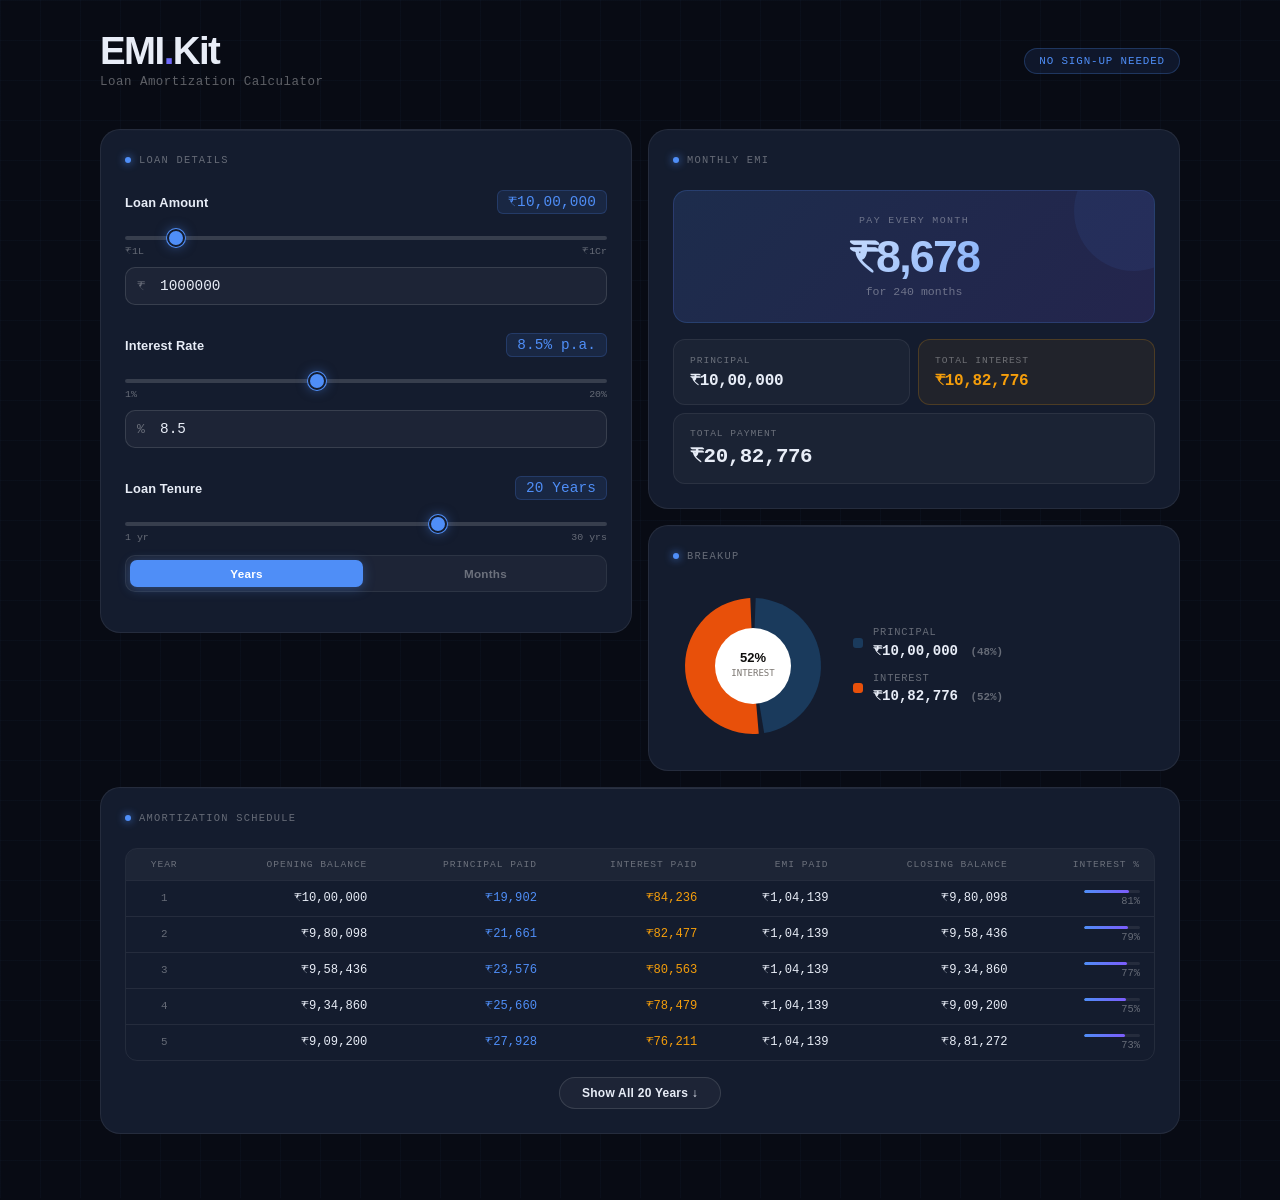
<file: index.html>
<!DOCTYPE html>
<html lang="ta">

<head>
    <meta charset="UTF-8">
    <meta name="viewport" content="width=device-width, initial-scale=1.0">
    <title>EMI Loan Calculator</title>
    <link
        href="https://fonts.googleapis.com/css2?family=Syne:wght@400;500;600;700;800&family=DM+Mono:wght@400;500&display=swap"
        rel="stylesheet">
    <link rel="stylesheet" href="design.css">
</head>

<body>

    <div class="page-wrap">
        <header>
            <div class="logo-area">
                <h1>EMI<span>.</span>Kit</h1>
                <p>Loan Amortization Calculator</p>
            </div>
            <span class="badge">No sign-up needed</span>
        </header>

        <div class="main-grid">

            <!-- INPUT CARD -->
            <div class="card">
                <div class="card-title">Loan Details</div>

                <div class="input-group">
                    <label>Loan Amount <span class="val" id="loanAmtLabel">₹10,00,000</span></label>
                    <input type="range" id="loanAmt" min="100000" max="10000000" step="50000" value="1000000">
                    <div class="range-labels"><span>₹1L</span><span>₹1Cr</span></div>
                    <div class="num-input-wrap" style="margin-top:10px">
                        <span class="prefix">₹</span>
                        <input type="number" id="loanAmtNum" value="1000000" min="100000" max="10000000">
                    </div>
                </div>

                <div class="input-group">
                    <label>Interest Rate <span class="val" id="rateLabel">8.5% p.a.</span></label>
                    <input type="range" id="rate" min="1" max="20" step="0.1" value="8.5">
                    <div class="range-labels"><span>1%</span><span>20%</span></div>
                    <div class="num-input-wrap">
                        <span class="prefix">%</span>
                        <input type="number" id="rateNum" value="8.5" min="1" max="20" step="0.1">
                    </div>
                </div>

                <div class="input-group">
                    <label>Loan Tenure <span class="val" id="tenureLabel">20 Years</span></label>
                    <input type="range" id="tenure" min="1" max="30" step="1" value="20">
                    <div class="range-labels"><span>1 yr</span><span>30 yrs</span></div>

                    <div class="tab-row" style="margin-top:12px">
                        <button class="tab-btn active" id="yrBtn" onclick="setTenureMode('yr')">Years</button>
                        <button class="tab-btn" id="moBtn" onclick="setTenureMode('mo')">Months</button>
                    </div>
                </div>
            </div>

            <!-- RESULTS CARD -->
            <div>
                <div class="card" style="margin-bottom:16px">
                    <div class="card-title">Monthly EMI</div>

                    <div class="emi-big">
                        <div class="label">Pay every month</div>
                        <div class="amount" id="emiAmt">₹8,678</div>
                        <div class="sub" id="emiSubtext">for 240 months</div>
                    </div>

                    <div class="stats-row">
                        <div class="stat-box">
                            <div class="s-label">Principal</div>
                            <div class="s-val" id="principalAmt">₹10,00,000</div>
                        </div>
                        <div class="stat-box highlight">
                            <div class="s-label">Total Interest</div>
                            <div class="s-val" id="interestAmt">₹1,08,275</div>
                        </div>
                        <div class="stat-box" style="grid-column:1/-1">
                            <div class="s-label">Total Payment</div>
                            <div class="s-val" id="totalAmt" style="font-size:1.3rem">₹20,82,756</div>
                        </div>
                    </div>
                </div>

                <!-- CHART CARD -->
                <div class="card">
                    <div class="card-title">Breakup</div>
                    <div class="chart-wrap">
                        <canvas id="pieChart" width="160" height="160"></canvas>
                        <div class="legend">
                            <div class="legend-item">
                                <div class="legend-dot" style="background:#1a3a5c"></div>
                                <div>
                                    <span class="l-label">Principal</span>
                                    <span class="l-val" id="lgPrincipal">₹10,00,000 <span class="l-pct"
                                            id="lgPrincipalPct">(48%)</span></span>
                                </div>
                            </div>
                            <div class="legend-item">
                                <div class="legend-dot" style="background:#e8500a"></div>
                                <div>
                                    <span class="l-label">Interest</span>
                                    <span class="l-val" id="lgInterest">₹10,82,756 <span class="l-pct"
                                            id="lgInterestPct">(52%)</span></span>
                                </div>
                            </div>
                        </div>
                    </div>
                </div>
            </div>

            <!-- AMORTIZATION TABLE -->
            <div class="card table-card">
                <div class="card-title">Amortization Schedule</div>
                <div class="table-scroll">
                    <table>
                        <thead>
                            <tr>
                                <th>Year</th>
                                <th>Opening Balance</th>
                                <th class="principal-col">Principal Paid</th>
                                <th class="interest-col">Interest Paid</th>
                                <th>EMI Paid</th>
                                <th>Closing Balance</th>
                                <th>Interest %</th>
                            </tr>
                        </thead>
                        <tbody id="amortTable"></tbody>
                    </table>
                </div>
                <div class="show-more-wrap">
                    <button class="show-more-btn" id="showMoreBtn" onclick="toggleTable()">Show All Years ↓</button>
                </div>
            </div>

        </div>
    </div>

    <script src="logic.js"></script>
</body>

</html>
</file>
<file: design.css>
*,
 *::before,
 *::after {
     box-sizing: border-box;
     margin: 0;
     padding: 0;
 }

 :root {
     --bg: #080b14;
     --surface: #0f1623;
     --card: #141c2e;
     --card2: #192035;
     --border: rgba(255, 255, 255, 0.07);
     --border2: rgba(255, 255, 255, 0.12);
     --accent: #4f8ef7;
     --accent2: #7c5cfc;
     --green: #22d3a0;
     --amber: #f59e0b;
     --muted: rgba(255, 255, 255, 0.35);
     --text: #e8edf7;
     --radius: 20px;
     --font: 'Plus Jakarta Sans', sans-serif;
     --mono: 'JetBrains Mono', monospace;
 }

 body {
     font-family: var(--font);
     background: var(--bg);
     color: var(--text);
     min-height: 100vh;
     padding: 2rem 1.25rem 4rem;
     /* Subtle grid pattern */
     background-image:
         linear-gradient(rgba(79, 142, 247, 0.03) 1px, transparent 1px),
         linear-gradient(90deg, rgba(79, 142, 247, 0.03) 1px, transparent 1px);
     background-size: 40px 40px;
 }

 .page-wrap {
     max-width: 1080px;
     margin: 0 auto;
 }

 /* ── HEADER ── */
 header {
     display: flex;
     align-items: center;
     justify-content: space-between;
     margin-bottom: 2.5rem;
     padding-bottom: 0;
     border-bottom: none;
     gap: 1rem;
     flex-wrap: wrap;
 }

 .logo-area h1 {
     font-size: clamp(1.6rem, 4vw, 2.4rem);
     font-weight: 800;
     line-height: 1;
     letter-spacing: -0.04em;
     color: var(--text);
 }

 .logo-area h1 span {
     background: linear-gradient(135deg, var(--accent), var(--accent2));
     -webkit-background-clip: text;
     -webkit-text-fill-color: transparent;
     background-clip: text;
 }

 .logo-area p {
     font-size: 0.78rem;
     color: var(--muted);
     margin-top: 5px;
     font-family: var(--mono);
     letter-spacing: 0.04em;
 }

 .badge {
     background: rgba(79, 142, 247, 0.1);
     color: var(--accent);
     font-size: 0.68rem;
     font-family: var(--mono);
     padding: 6px 14px;
     border-radius: 100px;
     letter-spacing: 0.08em;
     text-transform: uppercase;
     border: 1px solid rgba(79, 142, 247, 0.25);
     white-space: nowrap;
 }

 /* ── GRID ── */
 .main-grid {
     display: grid;
     grid-template-columns: 1fr 1fr;
     gap: 16px;
     align-items: start;
 }

 @media (max-width: 720px) {
     .main-grid {
         grid-template-columns: 1fr;
     }
 }

 /* ── CARDS ── */
 .card {
     background: var(--card);
     border-radius: var(--radius);
     border: 1px solid var(--border);
     padding: 1.5rem;
     position: relative;
     overflow: hidden;
 }

 .card::before {
     content: '';
     position: absolute;
     top: 0;
     left: 0;
     right: 0;
     height: 1px;
     background: linear-gradient(90deg, transparent, rgba(255, 255, 255, 0.1), transparent);
 }

 .card-title {
     font-size: 0.65rem;
     font-family: var(--mono);
     letter-spacing: 0.12em;
     text-transform: uppercase;
     color: var(--muted);
     margin-bottom: 1.5rem;
     display: flex;
     align-items: center;
     gap: 8px;
 }

 .card-title::before {
     content: '';
     display: inline-block;
     width: 6px;
     height: 6px;
     border-radius: 50%;
     background: var(--accent);
     box-shadow: 0 0 8px var(--accent);
 }

 /* ── INPUT GROUP ── */
 .input-group {
     margin-bottom: 1.75rem;
 }

 .input-group:last-child {
     margin-bottom: 0;
 }

 .input-group label {
     display: flex;
     justify-content: space-between;
     align-items: center;
     font-size: 0.8rem;
     font-weight: 600;
     margin-bottom: 12px;
     letter-spacing: 0.01em;
     color: var(--text);
 }

 .input-group label .val {
     font-family: var(--mono);
     font-size: 0.9rem;
     font-weight: 500;
     color: var(--accent);
     background: rgba(79, 142, 247, 0.1);
     padding: 3px 10px;
     border-radius: 6px;
     border: 1px solid rgba(79, 142, 247, 0.2);
 }

 /* ── RANGE SLIDER ── */
 input[type="range"] {
     width: 100%;
     height: 4px;
     -webkit-appearance: none;
     appearance: none;
     background: rgba(255, 255, 255, 0.08);
     border-radius: 100px;
     outline: none;
     cursor: pointer;
     margin-bottom: 6px;
 }

 input[type="range"]::-webkit-slider-runnable-track {
     height: 4px;
     border-radius: 100px;
     background: rgba(255, 255, 255, 0.08);
 }

 input[type="range"]::-webkit-slider-thumb {
     -webkit-appearance: none;
     width: 18px;
     height: 18px;
     border-radius: 50%;
     background: var(--accent);
     border: 2.5px solid var(--card);
     box-shadow: 0 0 0 1px var(--accent), 0 0 12px rgba(79, 142, 247, 0.5);
     cursor: pointer;
     transition: transform 0.15s, box-shadow 0.15s;
     margin-top: -7px;
 }

 input[type="range"]::-webkit-slider-thumb:active {
     transform: scale(1.25);
     box-shadow: 0 0 0 1px var(--accent), 0 0 20px rgba(79, 142, 247, 0.7);
 }

 .range-labels {
     display: flex;
     justify-content: space-between;
     font-size: 0.62rem;
     font-family: var(--mono);
     color: var(--muted);
 }

 /* ── NUMBER INPUT ── */
 .num-input-wrap {
     position: relative;
     margin-top: 10px;
 }

 .num-input-wrap input[type="number"] {
     width: 100%;
     padding: 10px 14px 10px 34px;
     border: 1px solid var(--border2);
     border-radius: 10px;
     font-family: var(--mono);
     font-size: 0.9rem;
     font-weight: 500;
     color: var(--text);
     background: rgba(255, 255, 255, 0.04);
     outline: none;
     transition: border-color 0.2s, background 0.2s;
 }

 .num-input-wrap input[type="number"]:focus {
     border-color: var(--accent);
     background: rgba(79, 142, 247, 0.06);
 }

 .num-input-wrap .prefix {
     position: absolute;
     left: 12px;
     top: 50%;
     transform: translateY(-50%);
     font-family: var(--mono);
     font-size: 0.82rem;
     color: var(--muted);
     pointer-events: none;
 }

 input[type="number"]::-webkit-inner-spin-button,
 input[type="number"]::-webkit-outer-spin-button {
     -webkit-appearance: none;
 }

 /* ── EMI BIG DISPLAY ── */
 .emi-big {
     background: linear-gradient(135deg, rgba(79, 142, 247, 0.15) 0%, rgba(124, 92, 252, 0.15) 100%);
     border: 1px solid rgba(79, 142, 247, 0.2);
     border-radius: 14px;
     padding: 1.5rem;
     text-align: center;
     margin-bottom: 1rem;
     position: relative;
     overflow: hidden;
 }

 .emi-big::after {
     content: '';
     position: absolute;
     top: -40px;
     right: -40px;
     width: 120px;
     height: 120px;
     border-radius: 50%;
     background: rgba(79, 142, 247, 0.08);
 }

 .emi-big .label {
     font-size: 0.62rem;
     font-family: var(--mono);
     letter-spacing: 0.14em;
     text-transform: uppercase;
     color: var(--muted);
     margin-bottom: 8px;
 }

 .emi-big .amount {
     font-size: clamp(1.9rem, 5vw, 2.8rem);
     font-weight: 800;
     background: linear-gradient(135deg, #fff 0%, var(--accent) 100%);
     -webkit-background-clip: text;
     -webkit-text-fill-color: transparent;
     background-clip: text;
     letter-spacing: -0.04em;
     line-height: 1;
 }

 .emi-big .sub {
     font-size: 0.72rem;
     color: var(--muted);
     font-family: var(--mono);
     margin-top: 6px;
 }

 /* ── STATS ROW ── */
 .stats-row {
     display: grid;
     grid-template-columns: 1fr 1fr;
     gap: 8px;
     margin-bottom: 0;
 }

 .stat-box {
     background: rgba(255, 255, 255, 0.03);
     border-radius: 12px;
     padding: 0.9rem 1rem;
     border: 1px solid var(--border);
     transition: border-color 0.2s;
 }

 .stat-box:hover {
     border-color: var(--border2);
 }

 .stat-box .s-label {
     font-size: 0.6rem;
     font-family: var(--mono);
     letter-spacing: 0.1em;
     text-transform: uppercase;
     color: var(--muted);
     margin-bottom: 5px;
 }

 .stat-box .s-val {
     font-size: 1rem;
     font-weight: 700;
     color: var(--text);
     letter-spacing: -0.02em;
     font-family: var(--mono);
 }

 .stat-box.highlight {
     background: rgba(245, 158, 11, 0.06);
     border-color: rgba(245, 158, 11, 0.2);
 }

 .stat-box.highlight .s-val {
     color: var(--amber);
 }

 /* ── PIE CHART ── */
 .chart-wrap {
     display: flex;
     align-items: center;
     gap: 1.25rem;
     margin-top: 0.25rem;
 }

 canvas#pieChart {
     flex-shrink: 0;
 }

 .legend {
     flex: 1;
 }

 .legend-item {
     display: flex;
     align-items: center;
     gap: 10px;
     margin-bottom: 14px;
 }

 .legend-item:last-child {
     margin-bottom: 0;
 }

 .legend-dot {
     width: 10px;
     height: 10px;
     border-radius: 3px;
     flex-shrink: 0;
 }

 .legend-item .l-label {
     font-size: 0.65rem;
     font-family: var(--mono);
     text-transform: uppercase;
     letter-spacing: 0.08em;
     color: var(--muted);
     display: block;
     line-height: 1;
     margin-bottom: 3px;
 }

 .legend-item .l-val {
     font-size: 0.88rem;
     font-weight: 700;
     color: var(--text);
     font-family: var(--mono);
 }

 .legend-item .l-pct {
     font-size: 0.68rem;
     color: var(--muted);
     font-family: var(--mono);
     margin-left: 4px;
 }

 /* ── TABLE ── */
 .table-card {
     margin-top: 0;
     grid-column: 1 / -1;
 }

 .table-scroll {
     overflow-x: auto;
     margin-top: 1rem;
     border-radius: 12px;
     border: 1px solid var(--border);
 }

 table {
     width: 100%;
     border-collapse: collapse;
     font-size: 0.76rem;
     font-family: var(--mono);
     min-width: 520px;
 }

 thead tr {
     background: rgba(255, 255, 255, 0.04);
 }

 th {
     padding: 10px 14px;
     text-align: right;
     font-size: 0.6rem;
     letter-spacing: 0.1em;
     text-transform: uppercase;
     font-weight: 500;
     color: var(--muted);
     border-bottom: 1px solid var(--border);
 }

 th:first-child {
     text-align: center;
 }

 tbody tr {
     border-bottom: 1px solid var(--border);
     transition: background 0.12s;
 }

 tbody tr:hover {
     background: rgba(79, 142, 247, 0.04);
 }

 tbody tr:last-child {
     border-bottom: none;
 }

 td {
     padding: 9px 14px;
     text-align: right;
     color: var(--text);
 }

 td:first-child {
     text-align: center;
     color: var(--muted);
     font-size: 0.68rem;
 }

 td.interest-col {
     color: var(--amber);
 }

 td.principal-col {
     color: var(--accent);
 }

 .mini-bar {
     height: 3px;
     background: rgba(255, 255, 255, 0.07);
     border-radius: 100px;
     overflow: hidden;
     margin-left: auto;
     width: 56px;
 }

 .mini-bar-fill {
     height: 100%;
     background: linear-gradient(90deg, var(--accent), var(--accent2));
     border-radius: 100px;
     transition: width 0.3s;
 }

 .show-more-wrap {
     text-align: center;
     margin-top: 1rem;
 }

 .show-more-btn {
     background: rgba(255, 255, 255, 0.04);
     border: 1px solid var(--border2);
     border-radius: 100px;
     padding: 8px 22px;
     font-family: var(--font);
     font-size: 0.75rem;
     font-weight: 600;
     cursor: pointer;
     color: var(--text);
     transition: all 0.2s;
     letter-spacing: 0.02em;
 }

 .show-more-btn:hover {
     background: rgba(79, 142, 247, 0.12);
     border-color: rgba(79, 142, 247, 0.3);
     color: var(--accent);
 }

 /* ── TABS ── */
 .tab-row {
     display: flex;
     gap: 6px;
     margin-bottom: 1rem;
     background: rgba(255, 255, 255, 0.04);
     padding: 4px;
     border-radius: 10px;
     border: 1px solid var(--border);
 }

 .tab-btn {
     flex: 1;
     padding: 7px;
     border: none;
     border-radius: 7px;
     background: transparent;
     font-family: var(--font);
     font-size: 0.73rem;
     font-weight: 600;
     cursor: pointer;
     transition: all 0.2s;
     letter-spacing: 0.02em;
     color: var(--muted);
 }

 .tab-btn.active {
     background: var(--accent);
     color: #fff;
     box-shadow: 0 2px 12px rgba(79, 142, 247, 0.35);
 }

 /* ── MOBILE ── */
 @media (max-width: 480px) {
     body {
         padding: 1.25rem 0.85rem 3rem;
     }

     header {
         margin-bottom: 1.75rem;
     }

     .logo-area h1 {
         font-size: 1.5rem;
     }

     .card {
         padding: 1.2rem;
         border-radius: 16px;
     }

     .emi-big {
         padding: 1.2rem;
     }

     .emi-big .amount {
         font-size: 2rem;
     }

     .stats-row {
         grid-template-columns: 1fr 1fr;
         gap: 6px;
     }

     .stat-box {
         padding: 0.75rem;
     }

     .stat-box .s-val {
         font-size: 0.85rem;
     }

     .chart-wrap {
         flex-direction: column;
         align-items: center;
         gap: 1rem;
     }

     canvas#pieChart {
         width: 140px !important;
         height: 140px !important;
     }

     .legend {
         width: 100%;
         display: grid;
         grid-template-columns: 1fr 1fr;
         gap: 8px;
     }

     .legend-item {
         margin-bottom: 0;
     }

     th {
         padding: 8px 10px;
     }

     td {
         padding: 8px 10px;
     }

     .table-card {
         grid-column: 1;
     }

     .badge {
         font-size: 0.6rem;
         padding: 5px 10px;
     }
 }

 @media (max-width: 360px) {
     .stats-row {
         grid-template-columns: 1fr;
     }

     .stat-box[style*="grid-column"] {
         grid-column: 1 !important;
     }
 }
</file>
